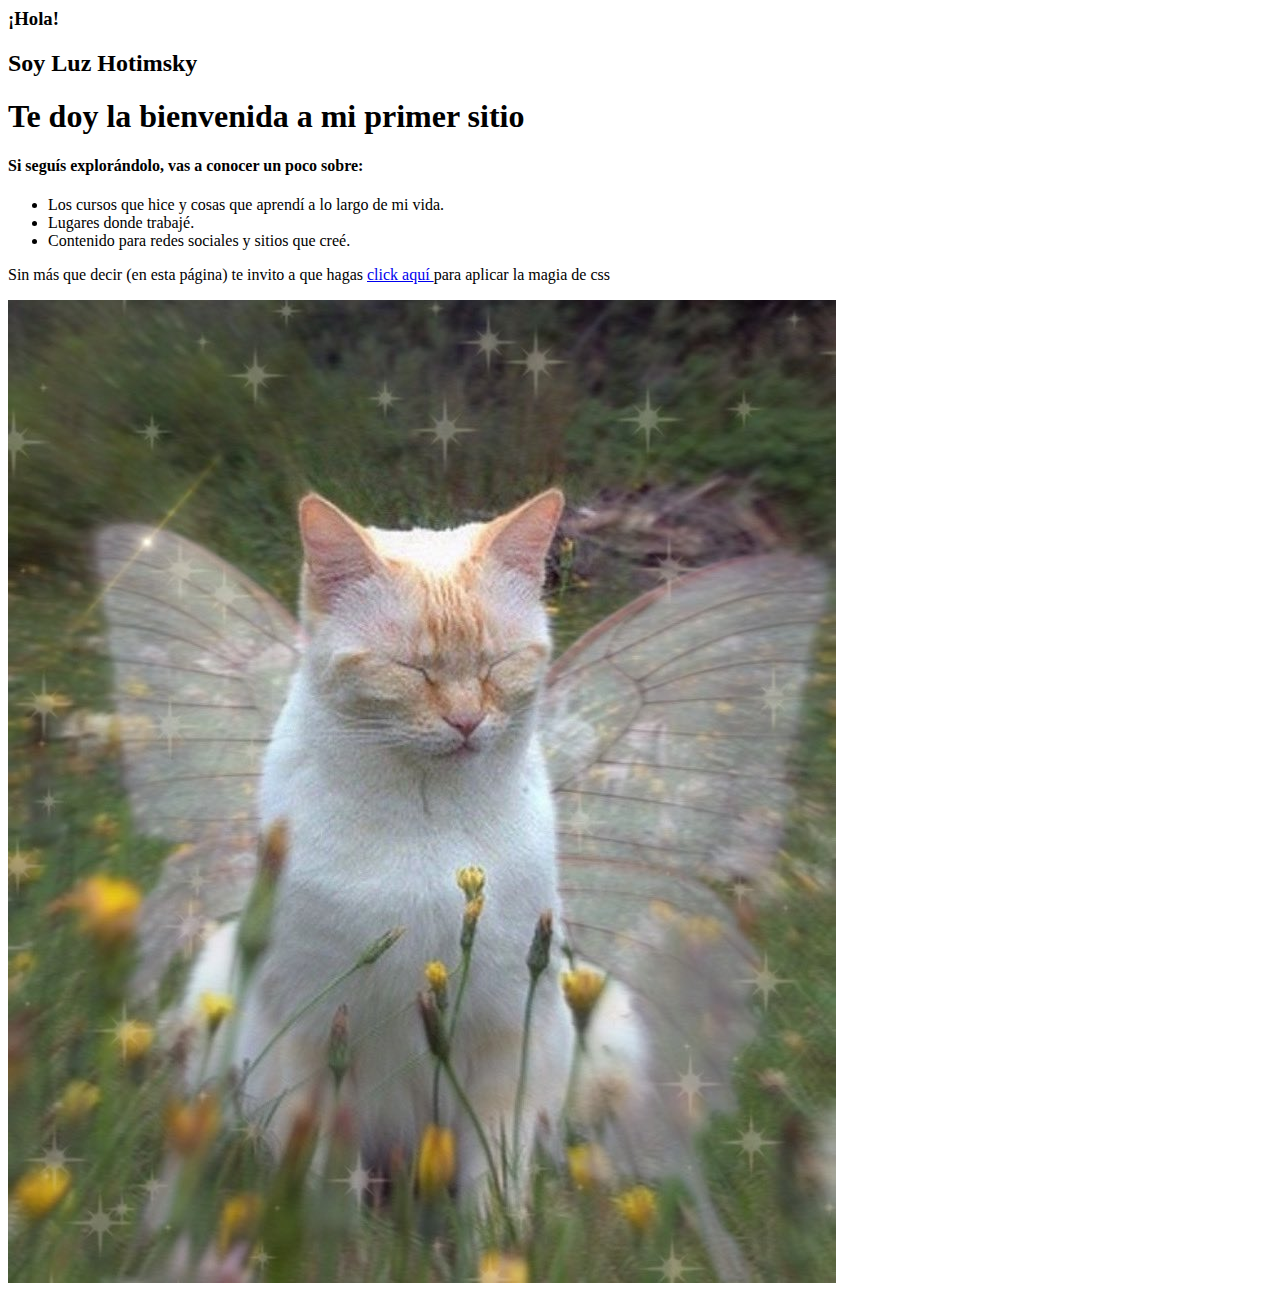
<file: index.html>
<html>
    <head>
        <title>Incio | Hotimsky Luz</title>
    </head>
    <body>
        <h3>¡Hola!</h1>
        <h2>Soy Luz Hotimsky</h2>
        <h1>Te doy la bienvenida a mi primer sitio</h1>
        <h4>Si seguís explorándolo, vas a conocer un poco sobre:</h4>
        <ul>
            <li>Los cursos que hice y cosas que aprendí a lo largo de mi vida.</li>
            <li>Lugares donde trabajé.</li>
            <li>Contenido para redes sociales y sitios que creé.</li>
        </ul>
        <p>Sin más que decir (en esta página) te invito a que hagas
            <a
        href="2.html"> click aquí
        </a> para aplicar la magia de css
        </p>
        <img src="imagenes/gatohada.jpg"
        alt="Un gatito haciendo magia" />

        
    </body>
</html>
</file>
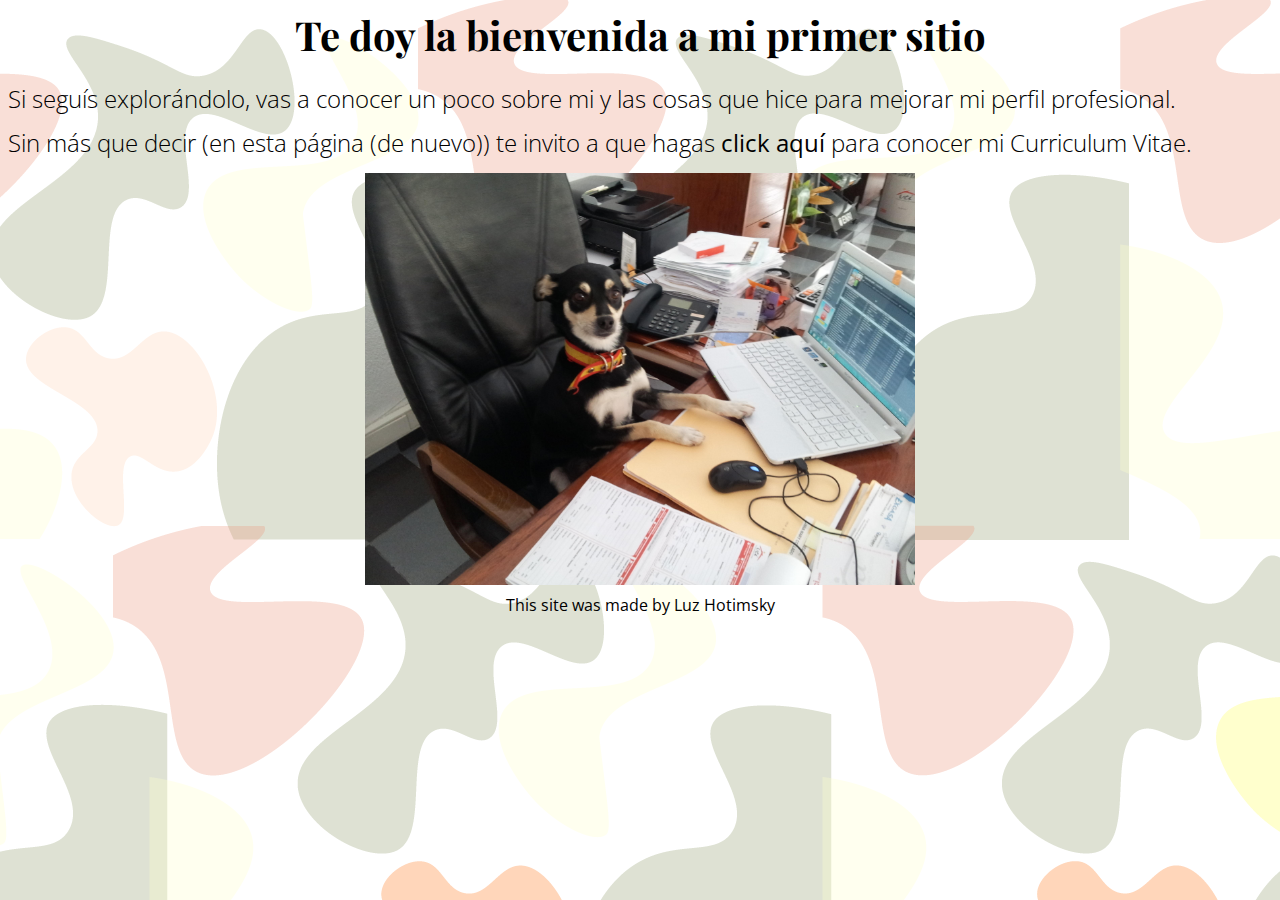
<file: 2.html>
<html>
    <head>
        <title>Incio | Hotimsky Luz</title>
        <link href="páginaprincial2.css" rel="stylesheet"/>
        <link href="https://fonts.googleapis.com/css2?family=Playfair+Display:wght@400;500;600;700;800;900&display=swap" rel="stylesheet">
    <link href="https://fonts.googleapis.com/css2?family=Open+Sans:wght@300;400&display=swap" rel="stylesheet">
    </head>
    <body>
        <h1 class="saludop3">Te doy la bienvenida a mi primer sitio</h1>
        <h4 class="sigohablando">Si seguís explorándolo, vas a conocer un poco sobre mi y las cosas que hice para mejorar mi perfil profesional.</h4>
        <p class="CTA">Sin más que decir (en esta página (de nuevo)) te invito a que hagas
            <a id="link"
        href="3.html"
        target="_blank"> click aquí
        </a> para conocer mi Curriculum Vitae.
        </p>
        <img id="perro" src="imagenes/perrooficinista.jpg"
        alt="Un perrito de oficinista" />
        <p id="copyright">This site was made by Luz Hotimsky</p>

        
    </body>
</html>
</file>
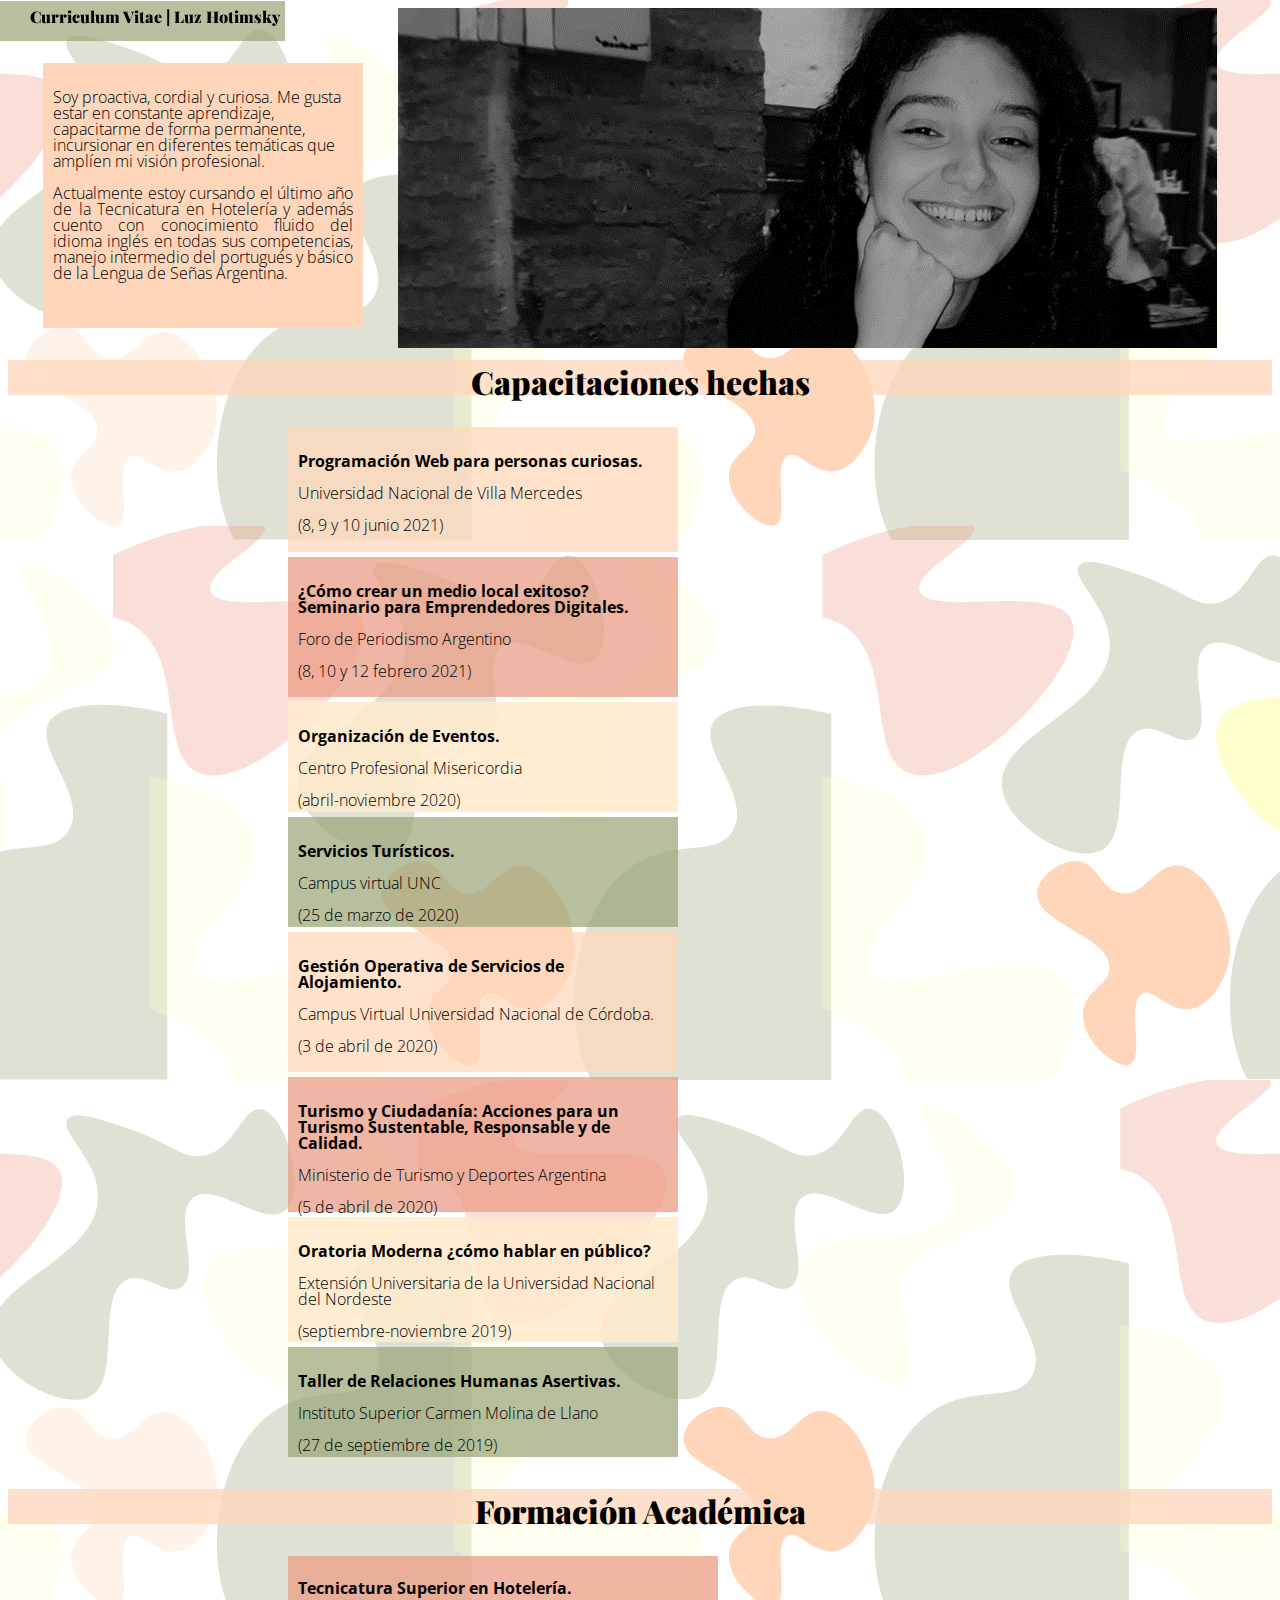
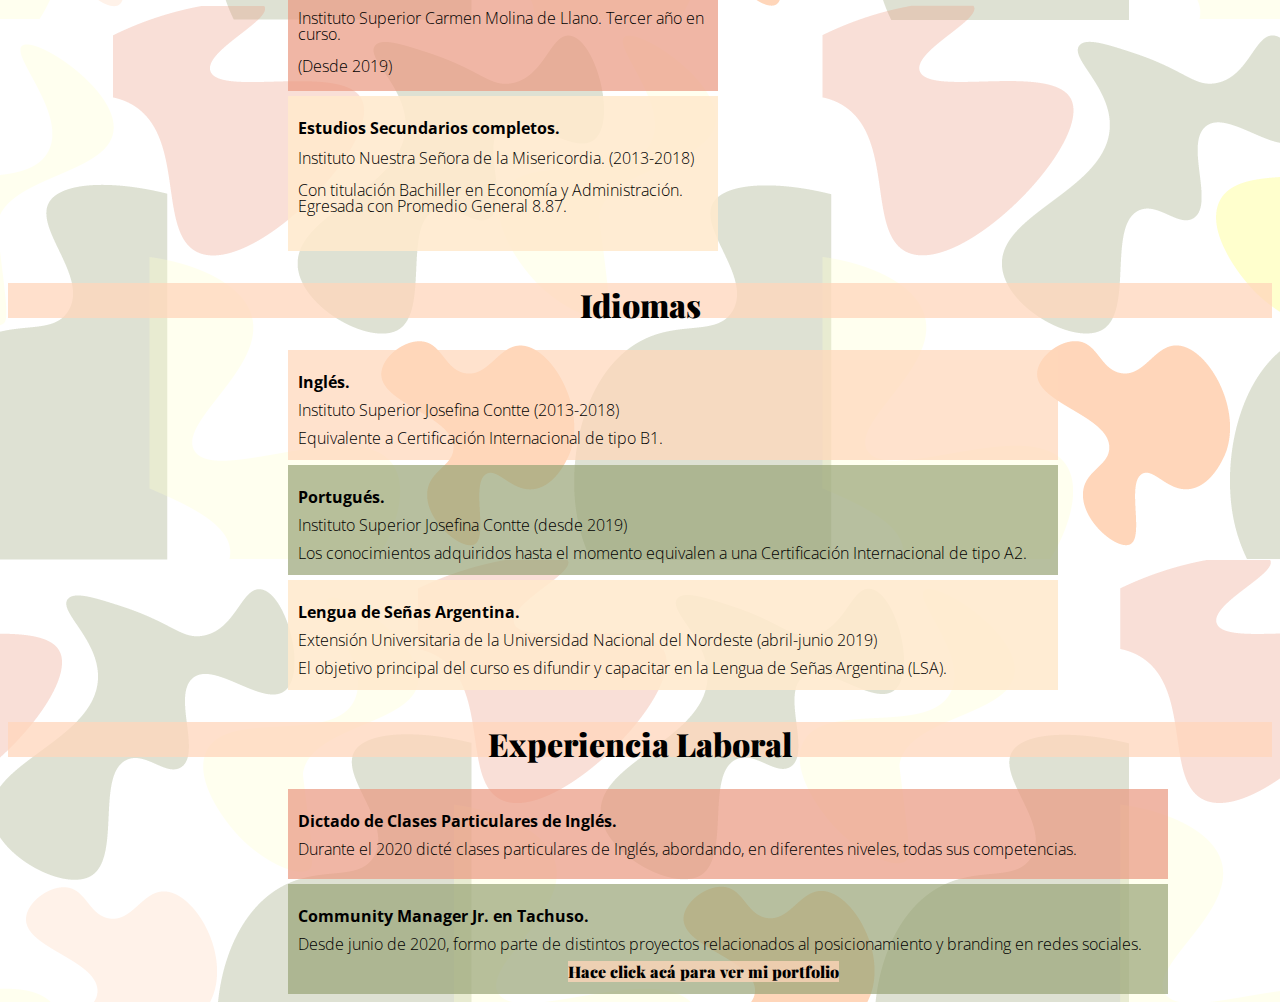
<file: 3.html>
<html>
<head>
    <title>CV | Hotimsky Luz</title>
    <link href="https://fonts.googleapis.com/css2?family=Playfair+Display:wght@400;500;600;700;800;900&display=swap" rel="stylesheet">
    <link href="https://fonts.googleapis.com/css2?family=Open+Sans:wght@300;400&display=swap" rel="stylesheet">
    <link href="estilosp2.css" rel="stylesheet" />

</head>
<body>
    <h1 id="nombre">Curriculum Vitae | Luz Hotimsky</h1> 
    <img id="mifoto" 
    src="imagenes/mifoto.png"
    alt="Foto de Luz Hotimsky" />   
    <div id="presentaciontotal" >
        <h3 class="presentacion1">Soy proactiva, cordial y curiosa. Me gusta estar en constante aprendizaje, capacitarme de forma permanente, incursionar en diferentes temáticas que amplíen mi visión profesional.</h3>
        <h3 class="presentacion2">Actualmente estoy cursando el último año de la Tecnicatura en Hotelería y además cuento con conocimiento fluido del idioma inglés en todas sus competencias, manejo intermedio del portugués y básico de la Lengua de Señas Argentina.</h3>
    </div>
    <div>
        <h3 id="caphechas">Capacitaciones hechas</h3>
        <div id="curso1">
            <p class="cursotitulo" class="curso1">Programación Web para personas curiosas.</p>
            <p class="cursotexto">Universidad Nacional de Villa Mercedes </p> 
            <p class="cursotexto">(8, 9 y 10 junio 2021)</p>
        </div>
        <div id="curso2">
            <p class="cursotitulo" class="curso2">¿Cómo crear un medio local exitoso? Seminario para Emprendedores Digitales.</p>
            <p class="cursotexto">Foro de Periodismo Argentino </p>
            <p class="cursotexto"> (8, 10 y 12 febrero 2021) </p>
        </div>
        <div id="curso3">
            <p class="cursotitulo" class="curso3">Organización de Eventos.</p> 
            <p class="cursotexto">Centro Profesional Misericordia </p> 
            <p class="cursotexto">(abril-noviembre 2020) </p>
        </div>
        <div id="curso4" >
            <p class="cursotitulo" class="curso4">Servicios Turísticos.</p> 
            <p class="cursotexto">Campus virtual UNC</p> 
            <p class="cursotexto">(25 de marzo de 2020) </p>
        </div>
        <div id="curso5">
            <p class="cursotitulo" class="curso5">Gestión Operativa de Servicios de Alojamiento.</p> 
            <p class="cursotexto" class="cursotexto5">Campus Virtual Universidad Nacional de Córdoba. </p>
            <p class="cursotexto">(3 de abril de 2020)</p>
        </div>
        <div id="curso6">
            <p class="cursotitulo">Turismo y Ciudadanía: Acciones para un Turismo Sustentable, Responsable y de Calidad.</p> 
            <p class="cursotexto" class="lugar">Ministerio de Turismo y Deportes Argentina </p> 
            <p class="cursotexto">(5 de abril de 2020) </p>
        </div>
        <div id="curso7">
            <p class="cursotitulo">Oratoria Moderna ¿cómo hablar en público?</p>
            <p class="cursotexto" class="lugar">Extensión Universitaria de la Universidad Nacional del Nordeste </p>
            <p class="cursotexto">(septiembre-noviembre 2019) </p>
        </div>
        <div id="curso8">
            <p class="cursotitulo">Taller de Relaciones Humanas Asertivas.</p> 
            <P class="cursotexto">Instituto Superior Carmen Molina de Llano</p> 
            <p class="cursotexto">(27 de septiembre de 2019)</p>
        </div>
    </div>
    <div>
        <h3 id="form">Formación Académica</h3>
        <div id="form1">
            <p class="formtitulo">Tecnicatura Superior en Hotelería.</p>
            <p class="formtexto">Instituto Superior Carmen Molina de Llano. Tercer año en curso.</p>
            <p class="formtexto">(Desde 2019)</p>
        </div>
        <div id="form2">
            <p class="formtitulo">Estudios Secundarios completos.</p>
            <p class="formtexto">Instituto Nuestra Señora de la Misericordia. (2013-2018)</p>
            <p class="formtexto">Con titulación Bachiller en Economía y Administración. Egresada con Promedio General 8.87.</p>
        </div>
    </div>
    <div>
    <h3 id="idiomas">Idiomas</h3>
        <div id="idioma1">
            <p class="idiomatitulo">Inglés.</p>
            <p class="idiomatexto">Instituto Superior Josefina Contte (2013-2018)</p>
            <p class="idiomatexto">Equivalente a Certificación Internacional de tipo B1.</p>
        </div>
        <div id="idioma2">    
            <p class="idiomatitulo">Portugués.</p>
            <p class="idiomatexto">Instituto Superior Josefina Contte (desde 2019)</p>
            <p class="idiomatexto" class="id2tex">Los conocimientos adquiridos hasta el momento equivalen a una Certificación Internacional de tipo A2.</p>
        </div>
        <div id="idioma3">    
            <p class="idiomatitulo">Lengua de Señas Argentina.</p>
            <p class="idiomatexto">Extensión Universitaria de la Universidad Nacional del Nordeste (abril-junio 2019)</p>
            <p class="idiomatexto">El objetivo principal del curso es difundir y capacitar en la Lengua de Señas Argentina (LSA).</p>
        </div>
    </div>
    <div>
    <h3 id="explabo">Experiencia Laboral</h3>
        <div id="ex1">        
            <p class="extitulo">Dictado de Clases Particulares de Inglés.</p>
            <p class="extexto">Durante el 2020 dicté clases particulares de Inglés, abordando, en diferentes niveles, todas sus competencias.</p>
        </div>
        <div id="ex2">
            <p class ="extitulo">Community Manager Jr. en Tachuso.</p>
            <p class="extexto">Desde junio de 2020, formo parte de distintos proyectos relacionados al posicionamiento y branding en redes sociales.
            </p>
            <p>
                <a id="link"
                    href="4.html"
                    target="_blank">
                        Hace click acá para ver mi portfolio
                </a>
                </p>
        </div>
        
    </div>
</body>
</html>
</file>
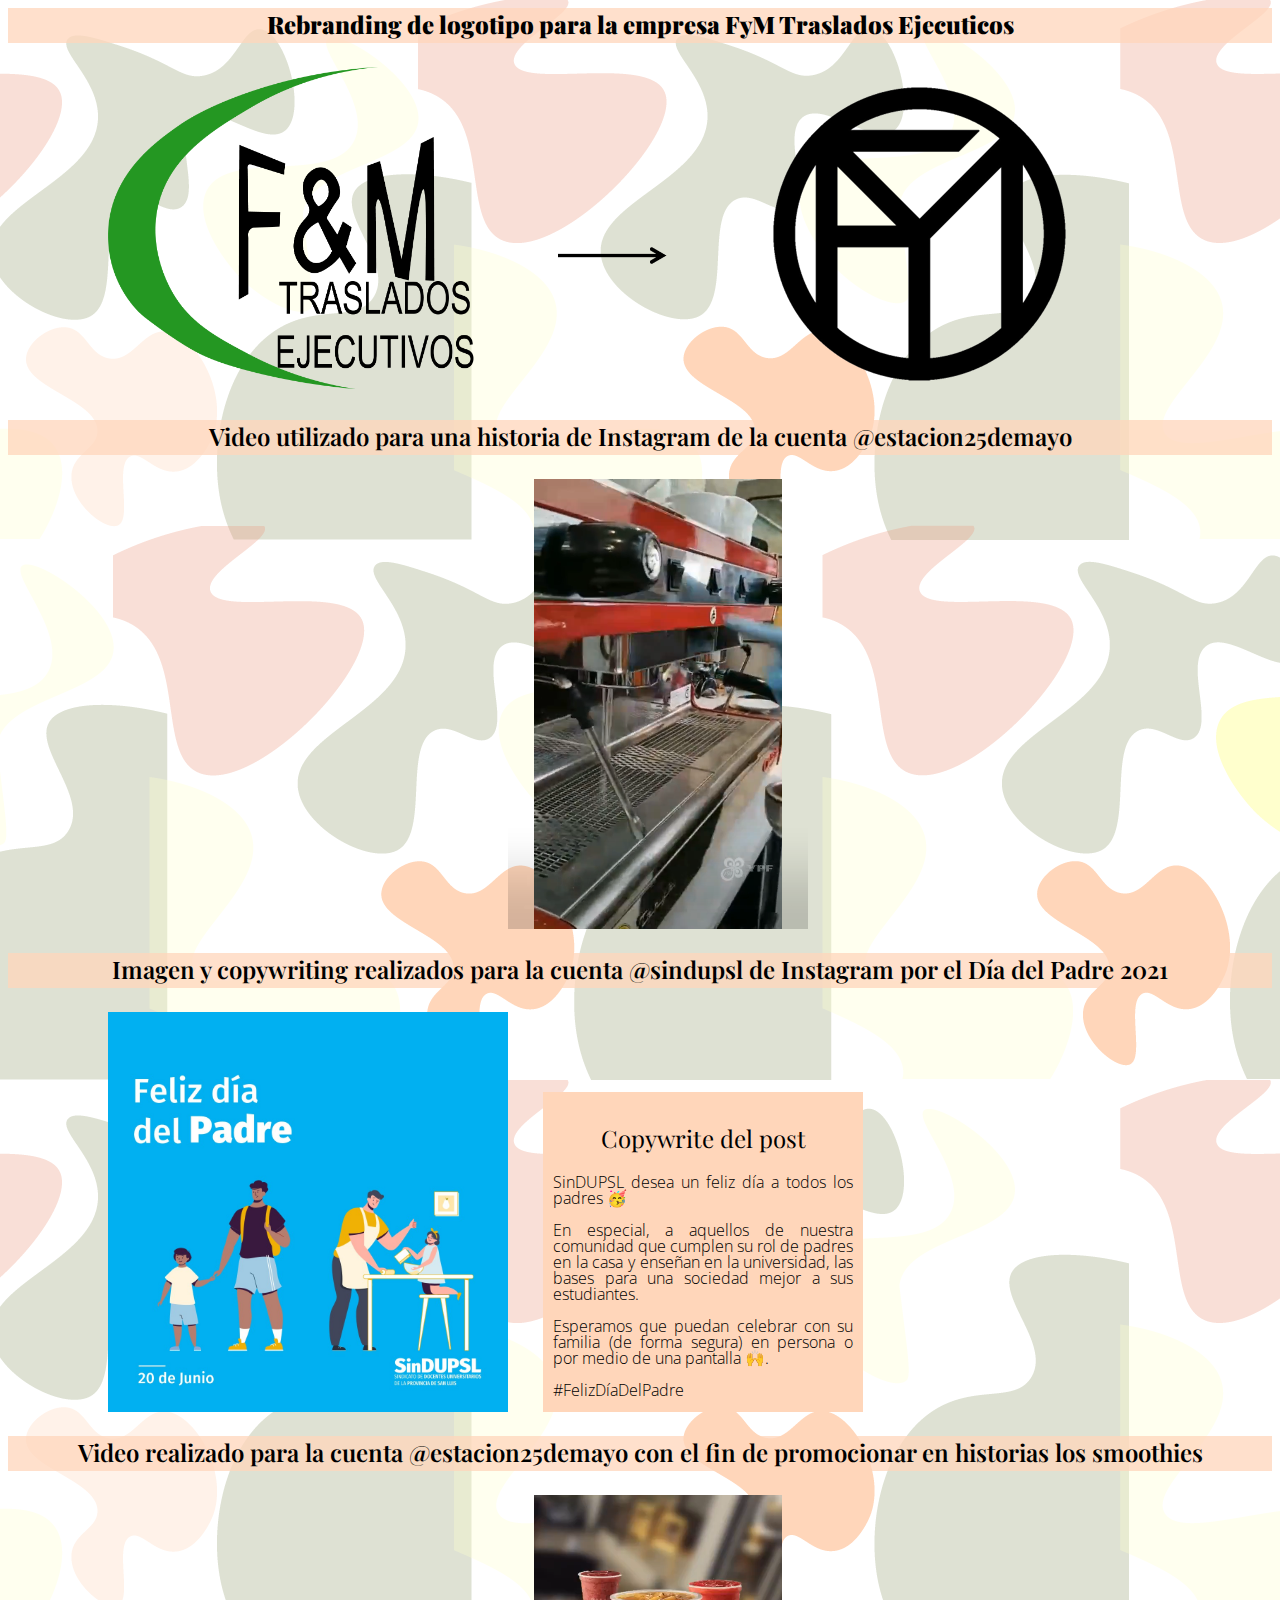
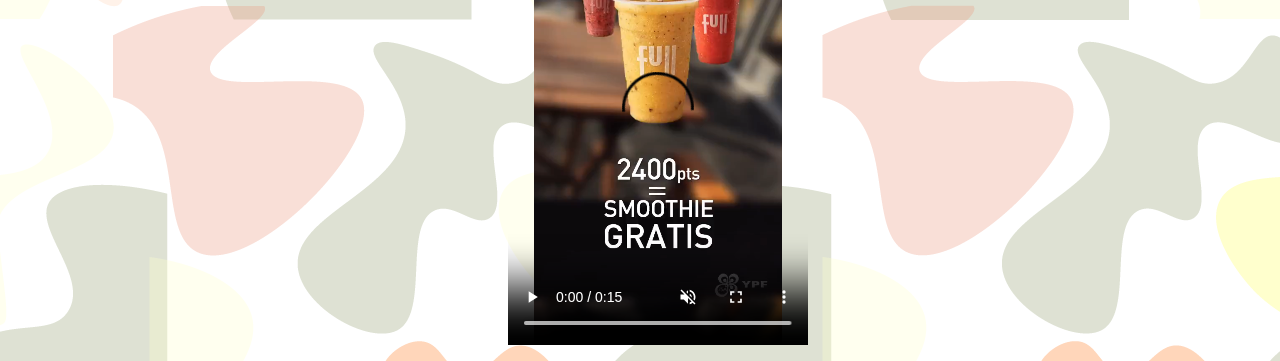
<file: 4.html>
<html>
<head>
    <title>Portfolio | Hotimsky Luz</title>
    <link href="https://fonts.googleapis.com/css2?family=Playfair+Display:wght@400;500;600;700;800;900&display=swap" rel="stylesheet">
    <link href="https://fonts.googleapis.com/css2?family=Open+Sans:wght@300;400&display=swap" rel="stylesheet">
    <link href="portfolio.css" rel="stylesheet" />
</head>
<body>
    <p class="t"><b>Rebranding de logotipo para la empresa FyM Traslados Ejecuticos
    </b></p>
<img id="fymantes"
src="imagenes/fymantes.png"
alt="Logo de F&M Traslados Ejecutivos viejo" />
<img id="flecha"
src="imagenes/flecha.png"
alt="flecha apuntando hacia la derecha" />
<img id="fymdps"
src="imagenes/logofymdps.png"
alt="Logo de F&M Traslados Ejecutivos mejorado" />
<p class="t">Video utilizado para una historia de Instagram de la cuenta @estacion25demayo
</p>
<video class="cafe" src="imagenes/cafevideo.mp4" controls autoplay muted></video>
<p class="t">
    Imagen y copywriting realizados para la cuenta @sindupsl de Instagram por el Día del Padre 2021
</p>
<img id="post" 
src="imagenes/díadelpadre.jpg"
alt="Captura de publicación realizada en la cuenta @sindupsl de Instagram por el Día del Padre 2021"
/>
    
    <div id="copy">
        <p id="copytitulo">Copywrite del post</p>
        <p>SinDUPSL desea un feliz día a todos los padres 🥳
        <p>En especial, a aquellos de nuestra comunidad que cumplen su rol de padres en la casa y enseñan en la universidad, las bases para una sociedad mejor a sus estudiantes.</p>  
        <p>Esperamos que puedan celebrar con su familia (de forma segura) en persona o por medio de una pantalla 🙌.</p>
        <p> </p>    
        <p>#FelizDíaDelPadre</p>
    </div>
<p class="t">Video realizado para la cuenta @estacion25demayo con el fin de promocionar en historias los smoothies</p>
<video class="cafe" src="imagenes/SMOOTHIE3.mp4" controls autoplay muted></video>

</p>
</body>
</html>
</file>
<file: páginaprincial2.css>
body {
    background-image: url(imagenes/fondo.png);
}

.saludop3{
    font-family: 'Playfair Display', serif;
    font-weight: 700;
    color: #000;
    font-size: 2.5rem;
    text-align: center;
}
.sigohablando {
    font-family: 'Open Sans', sans-serif;
    font-weight: 100;
    font-size: 1.5rem;
    line-height: 0.5;
}
.CTA{
    font-family: 'Open Sans', sans-serif;
    font-weight: 100;
    font-size: 1.5rem;
    line-height: 0.5;
}
#link{
    text-decoration: none;
    font-weight:bolder;
    color:#000
}
#perro{
    width: 550px;
    display: block;
    margin: 0px auto;
}
#copyright{
    font-family: 'Open Sans', sans-serif;
    font-weight: 0;
    font-size: 1rem;
    line-height: 0.5;
    text-align: center;
}
</file>
<file: estilosp2.css>
body {
    background-image: url(imagenes/fondo.png);
}
#titulo{
    background-color: #ffd6babe;
    padding-right: 0px;
    padding-top: 0px;
    padding-left: 0px;
    padding-bottom: 0px;
    width: 1000px;
    height: 50px;
    padding: 5px;
    font-family: 'Playfair Display', serif;
    font-weight: 900;
    color: #000;
    position: fixed;
    top: -10px;
    
}
#nombre{
    background-color: #98a376b2;
    padding-right: 0px;
    padding-top: 0px;
    padding-left: 0px;
    padding-bottom: 0px;
    width:275px;
    height: 30px;
    padding: 5px;
    font-family: 'Playfair Display', serif;
    font-weight: 900;
    color: #000;
    position: fixed;
    top: -10px;
    left: 0px;
    font-size: 1rem;
    text-align: right;
}
#mifoto{
    display: flex;
    margin: 0px 390px 0px;
    }
#presentaciontotal{
    background-color: #FFD6BA;
    padding-right: 700px;
    padding-top: 10px;
    padding-left: 60px;
    padding-bottom: 50px;
    width: 300px;
    height: 245px;
    padding: 10px;
    margin-top: -285px;
    margin-left: 35px;
}
.presentacion1{
    font-family: 'Open Sans', sans-serif;
    font-weight: 100;
    font-size: 1rem;
    line-height: 1;
}
.presentacion2{
    font-family: 'Open Sans', sans-serif;
    font-weight: 100;
    font-size: 1rem;
    line-height: 1;
    text-align: justify;
}
p{
    font-family: 'Open Sans', sans-serif;
    font-weight: 100;
    font-size: 1rem;
    line-height: 0.75;
}
#caphechas{
    background-color: #ffd6babe;
    padding-right: 0px;
    padding-top: 0px;
    padding-left: 0px;
    padding-bottom: 0px;
    width: total;
    height: 35px;
    padding: 0px;
    margin-left: 0px;
    font-family: 'Playfair Display', serif;
    font-weight: 900;
    color: #000;
    text-align: center;
    font-size: 2rem;
}
#form{
    background-color: #ffd6babe;
    padding-right: 0px;
    padding-top: 0px;
    padding-left: 0px;
    padding-bottom: 0px;
    width: total;
    height: 35px;
    padding: 0px;
    font-family: 'Playfair Display', serif;
    font-weight: 900;
    color: #000;
    font-size: 2rem;
    text-align: center;
}
#idiomas{
    background-color: #ffd6babe;
    padding-right: 0px;
    padding-top: 0px;
    padding-left: 0px;
    padding-bottom: 0px;
    width: total;
    height: 35px;
    padding: 0px;
    font-family: 'Playfair Display', serif;
    font-weight: 900;
    color: #000;
    font-size: 2rem;
    text-align: center;
}
#explabo{
    background-color: #ffd6babe;
    padding-right: 0px;
    padding-top: 0px;
    padding-left: 0px;
    padding-bottom: 0px;
    width: total;
    height: 35px;
    padding: 0px;
    font-family: 'Playfair Display', serif;
    font-weight: 900;
    color: #000;
    font-size: 2rem;
    text-align: center;
}
#curso1{
    background-color: #ffd6bab7;
    padding-right: 700px;
    padding-top: 10px;
    padding-left: 60px;
    padding-bottom: 50px;
    width: 370px;
    height: 105px;
    padding: 10px;
    margin-top: 5px;
    margin-left: 280px;
}
.cursotexto{
    line-height: 1;
}
.cursotitulo{
    font-family: 'Open Sans',sans-serif;
    font-weight: 700;
    line-height: 1;
}
#curso2{
    background-color: #eb9b83b9;
    padding-right: 700px;
    padding-top: 10px;
    padding-left: 60px;
    padding-bottom: 50px;
    width: 370px;
    height: 120px;
    padding: 10px;
    margin-top: 5px;
    margin-left: 280px;
}
#curso3{
    background-color:#ffe9cde0;
    padding-right: 700px;
    padding-top: 10px;
    padding-left: 60px;
    padding-bottom: 50px;
    width: 370px;
    height: 90px;
    padding: 10px;
    margin-top: 5px;
    margin-left: 280px;
}
#curso4{
    background-color: #98a376b2;
    padding-right: 700px;
    padding-top: 10px;
    padding-left: 60px;
    padding-bottom: 50px;
    width:370px;
    height: 90px;
    padding: 10px;
    margin-top: 5px;
    margin-left: 280px;
}
#curso5{
    background-color: #ffd6bab7;
    padding-right: 700px;
    padding-top: 10px;
    padding-left: 60px;
    padding-bottom: 50px;
    width: 370px;
    height: 120px;
    padding: 10px;
    margin-top: 5px;
    margin-left: 280px;
}
#curso6{
    background-color: #eb9b83b9;
    padding-right: 700px;
    padding-top: 10px;
    padding-left: 60px;
    padding-bottom: 50px;
    width: 370px;
    height: 115px;
    padding: 10px;
    margin-top: 5px;
    margin-left: 280px;
}
#curso7{
    background-color:#ffe9cde0;
    padding-right: 700px;
    padding-top: 10px;
    padding-left: 60px;
    padding-bottom: 50px;
    width: 370px;
    height: 105px;
    padding: 10px;
    margin-top: 5px;
    margin-left: 280px;
}
#curso8{
    background-color: #98a376b2;
    padding-right: 700px;
    padding-top: 10px;
    padding-left: 60px;
    padding-bottom: 50px;
    width: 370px;
    height: 90px;
    padding: 10px;
    margin-top: 5px;
    margin-left: 280px;
}
.formtitulo{
    font-weight: 700;
}
.formtexto{
    line-height: 1;
}
#form1{
    background-color: #eb9b83b9;
    padding-right: 700px;
    padding-top: 10px;
    padding-left: 60px;
    padding-bottom: 50px;
    width: 410px;
    height: 115px;
    padding: 10px;
    margin-top: 5px;
    margin-left: 280px;
}
#form2{
    background-color:#ffe9cde0;
    padding-right: 700px;
    padding-top: 10px;
    padding-left: 60px;
    padding-bottom: 50px;
    width: 410px;
    height: 135px;
    padding: 10px;
    margin-top: 5px;
    margin-left: 280px;
}
.idiomatitulo{
    font-weight: 700;
}
#idioma1{
    background-color: #ffd6bab7;
    padding-right: 700px;
    padding-top: 10px;
    padding-left: 60px;
    padding-bottom: 50px;
    width: 750px;
    height: 90px;
    padding: 10px;
    margin-top: 5px;
    margin-left: 280px;
}
#idioma2{
    background-color: #98a376b2;
    padding-right: 700px;
    padding-top: 10px;
    padding-left: 60px;
    padding-bottom: 50px;
    width: 750px;
    height: 90px;
    padding: 10px;
    margin-top: 5px;
    margin-left: 280px;
}
#idioma3{
    background-color:#ffe9cde0;
    padding-right: 700px;
    padding-top: 10px;
    padding-left: 60px;
    padding-bottom: 50px;
    width: 750px;
    height: 90px;
    padding: 10px;
    margin-top: 5px;
    margin-left: 280px;
}
.extitulo{
    font-weight: 700;
}
#ex1{
    background-color: #eb9b83b9;
    padding-right: 700px;
    padding-top: 10px;
    padding-left: 60px;
    padding-bottom: 50px;
    width: 860px;
    height: 70px;
    padding: 10px;
    margin-top: 5px;
    margin-left: 280px;
}
#ex2{
    background-color: #98a376b2;
    padding-right: 700px;
    padding-top: 10px;
    padding-left: 60px;
    padding-bottom: 50px;
    width: 860px;
    height: 90px;
    padding: 10px;
    margin-top: 5px;
    margin-left: 280px;
}
#link{
    background-color: #ffd6babe;
    padding-right: 0px;
    padding-top: 0px;
    padding-left: 0px;
    padding-bottom: 0px;
    width: 900;
    height: 35px;
    padding: 0px;
    margin-left: 270px;
    font-family: 'PlayFair Display', serif;
    font-size: 1rem;
    text-decoration: none;
    font-weight:900;
    color:#000;
    text-align: right;
}
</file>
<file: portfolio.css>
body{
    background-image: url(imagenes/fondo.png);
}
.t{
    background-color: #ffd6babe;
    padding-right: 0px;
    padding-top: 0px;
    padding-left: 0px;
    padding-bottom: 0px;
    width: total;
    height: 35px;
    padding: 0px;
    margin-left: 0px;
    font-family: 'Playfair Display', serif;
    font-weight: 600;
    color: #000;
    text-align: center;
    font-size: 1.5rem;
}
#fymantes{
    width: 375px;
    display:flex;
    margin-left: 100px;
}
#flecha{
    width: 125px;
    display: flex;
    margin-top: -150px;
    margin-left: 550px;
}
#fymdps{
    display:flex;
    margin-left: 750px;
    margin-top: -200px;
}
.cafe{
    width: 300px;
    height: 450px;
    display: flex;
    margin-left: 500px;
}
#post{
    width: 400px;
    height: 400px;
    display: flex;
    margin-left: 100px;
    margin-bottom: 15px;
}
#copy{
    background-color: #FFD6BA;
    padding-right: 700px;
    padding-top: 10px;
    padding-left: 60px;
    padding-bottom: 50px;
    width: 300px;
    height: 300px;
    padding: 10px;
    margin-top: -335px;
    margin-left: 535px;
    font-family: 'Open Sans', sans-serif;
    line-height: 1;
    font-weight: 150;
    text-align: justify;
}
#copytitulo{
    font-family: 'PlayFair Display', serif;
    font-weight: 400;
    font-size: 1.5rem;
    text-align: center;
}
</file>
